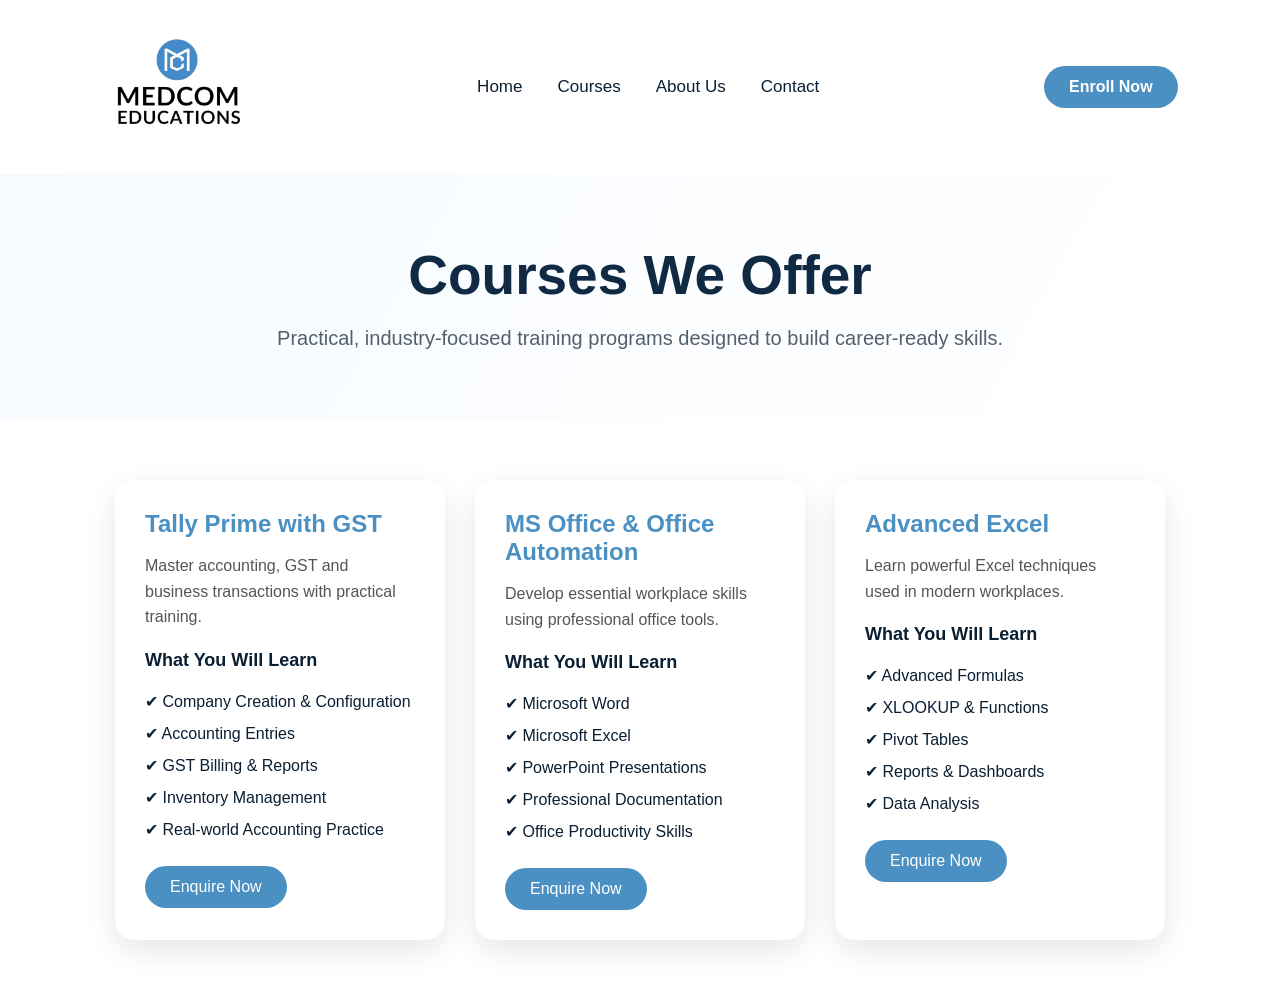
<file: courses.html>
<!DOCTYPE html>
<html lang="en">

<head>

<meta charset="UTF-8">
<meta name="viewport" content="width=device-width, initial-scale=1.0">

<title>
Medcom Educations | Courses
</title>

<link rel="stylesheet" href="courses.css">

</head>


<body>


<!-- HEADER -->

<nav>

<div class="logo">

<img src="images/medcom_website_logo.png"
alt="Medcom Educations Logo">

</div>


<ul>

<li><a href="./">Home</a></li>

<li><a href="courses.html">Courses</a></li>

<li><a href="#">About Us</a></li>

<li><a href="#">Contact</a></li>

</ul>


<a href="enquiry.html" class="nav-btn">
Enroll Now
</a>


</nav>



<!-- PAGE HEADER -->


<section class="course-banner">


<h1>
Courses We Offer
</h1>


<p>
Practical, industry-focused training programs designed
to build career-ready skills.
</p>


</section>



<!-- COURSES -->


<section class="courses">


<div class="course-card">


<h2>
Tally Prime with GST
</h2>


<p>
Master accounting, GST and business transactions
with practical training.
</p>


<h3>
What You Will Learn
</h3>


<ul>

<li>✔ Company Creation & Configuration</li>

<li>✔ Accounting Entries</li>

<li>✔ GST Billing & Reports</li>

<li>✔ Inventory Management</li>

<li>✔ Real-world Accounting Practice</li>

</ul>


<a href="#" class="course-btn">
Enquire Now
</a>


</div>




<div class="course-card">


<h2>
MS Office & Office Automation
</h2>


<p>
Develop essential workplace skills using
professional office tools.
</p>


<h3>
What You Will Learn
</h3>


<ul>

<li>✔ Microsoft Word</li>

<li>✔ Microsoft Excel</li>

<li>✔ PowerPoint Presentations</li>

<li>✔ Professional Documentation</li>

<li>✔ Office Productivity Skills</li>

</ul>


<a href="#" class="course-btn">
Enquire Now
</a>


</div>





<div class="course-card">


<h2>
Advanced Excel
</h2>


<p>
Learn powerful Excel techniques used in
modern workplaces.
</p>


<h3>
What You Will Learn
</h3>


<ul>

<li>✔ Advanced Formulas</li>

<li>✔ XLOOKUP & Functions</li>

<li>✔ Pivot Tables</li>

<li>✔ Reports & Dashboards</li>

<li>✔ Data Analysis</li>

</ul>


<a href="#" class="course-btn">
Enquire Now
</a>


</div>


</section>



</body>

</html>
</file>
<file: courses.css>
*{

margin:0;
padding:0;
box-sizing:border-box;
font-family:Arial, Helvetica, sans-serif;

}


body{

color:#0B1F33;

}



/* NAVIGATION */


nav{

display:flex;

justify-content:space-between;

align-items:center;

padding:10px 8%;

background:white;

}


.logo img{

width:150px;

}



nav ul{

display:flex;

gap:35px;

list-style:none;

}



nav ul a{

text-decoration:none;

color:#0B1F33;

font-size:17px;

}



.nav-btn{

background:#4A90C2;

color:white;

padding:12px 25px;

border-radius:25px;

text-decoration:none;

font-weight:bold;

}



/* BANNER */


.course-banner{

text-align:center;

padding:70px 20px;

background:
linear-gradient(
120deg,
#f7fbff,
#ffffff
);

}


.course-banner h1{

font-size:55px;

line-height:1.15;

color:#102A43;

margin-bottom:20px;

}


.course-banner p{

font-size:20px;

color:#52606D;;

}



/* COURSE CARDS */


.courses{

display:flex;

justify-content:center;

gap:30px;

padding:60px 8%;

flex-wrap:wrap;

}



.course-card{

width:330px;

background:white;

padding:30px;

border-radius:20px;

box-shadow:0 10px 30px rgba(0,0,0,0.1);

}



.course-card h2{

color:#4A90C2;

margin-bottom:15px;

}



.course-card p{

line-height:1.6;

color:#555;

margin-bottom:20px;

}



.course-card h3{

font-size:18px;

margin-bottom:15px;

}



.course-card ul{

list-style:none;

line-height:2;

}



.course-btn{

display:inline-block;

margin-top:20px;

background:#4A90C2;

color:white;

padding:12px 25px;

border-radius:25px;

text-decoration:none;

}



/* MOBILE */


@media(max-width:900px){

nav ul{

display:none;

}

}
</file>
